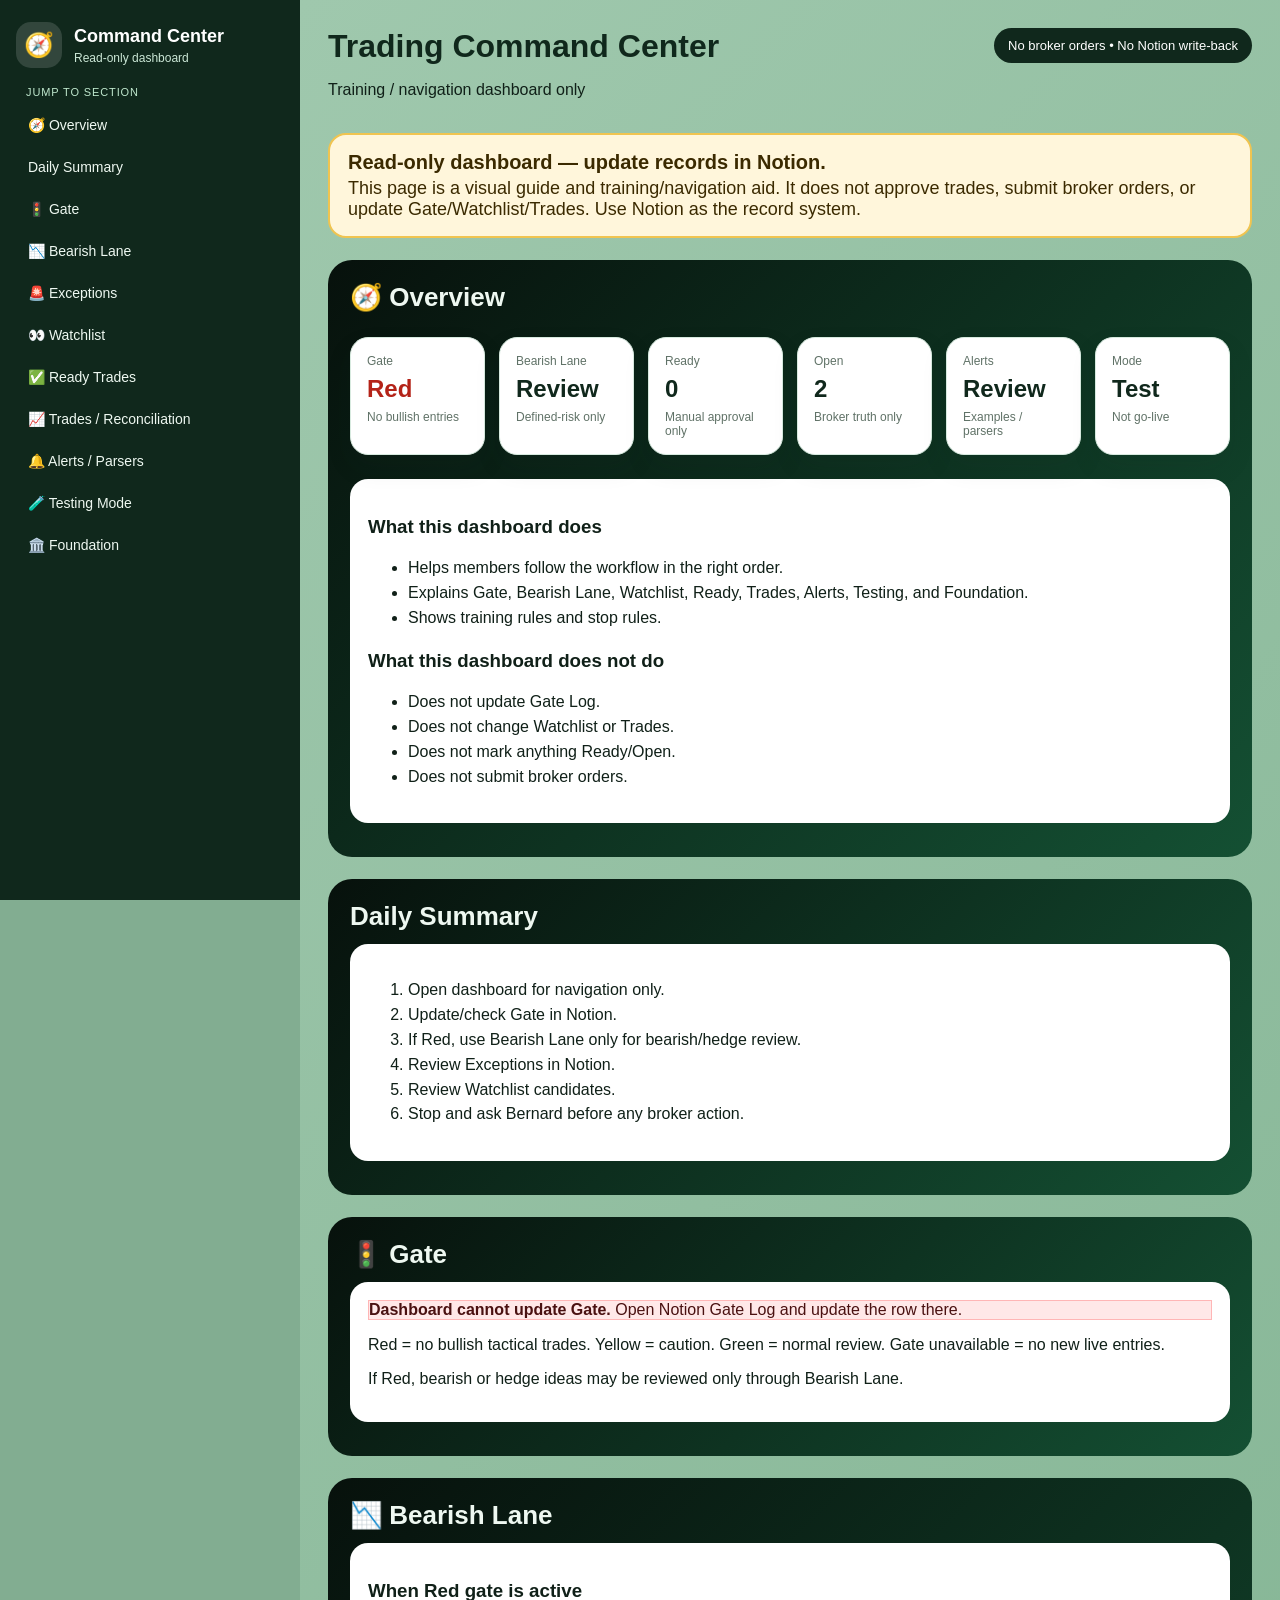
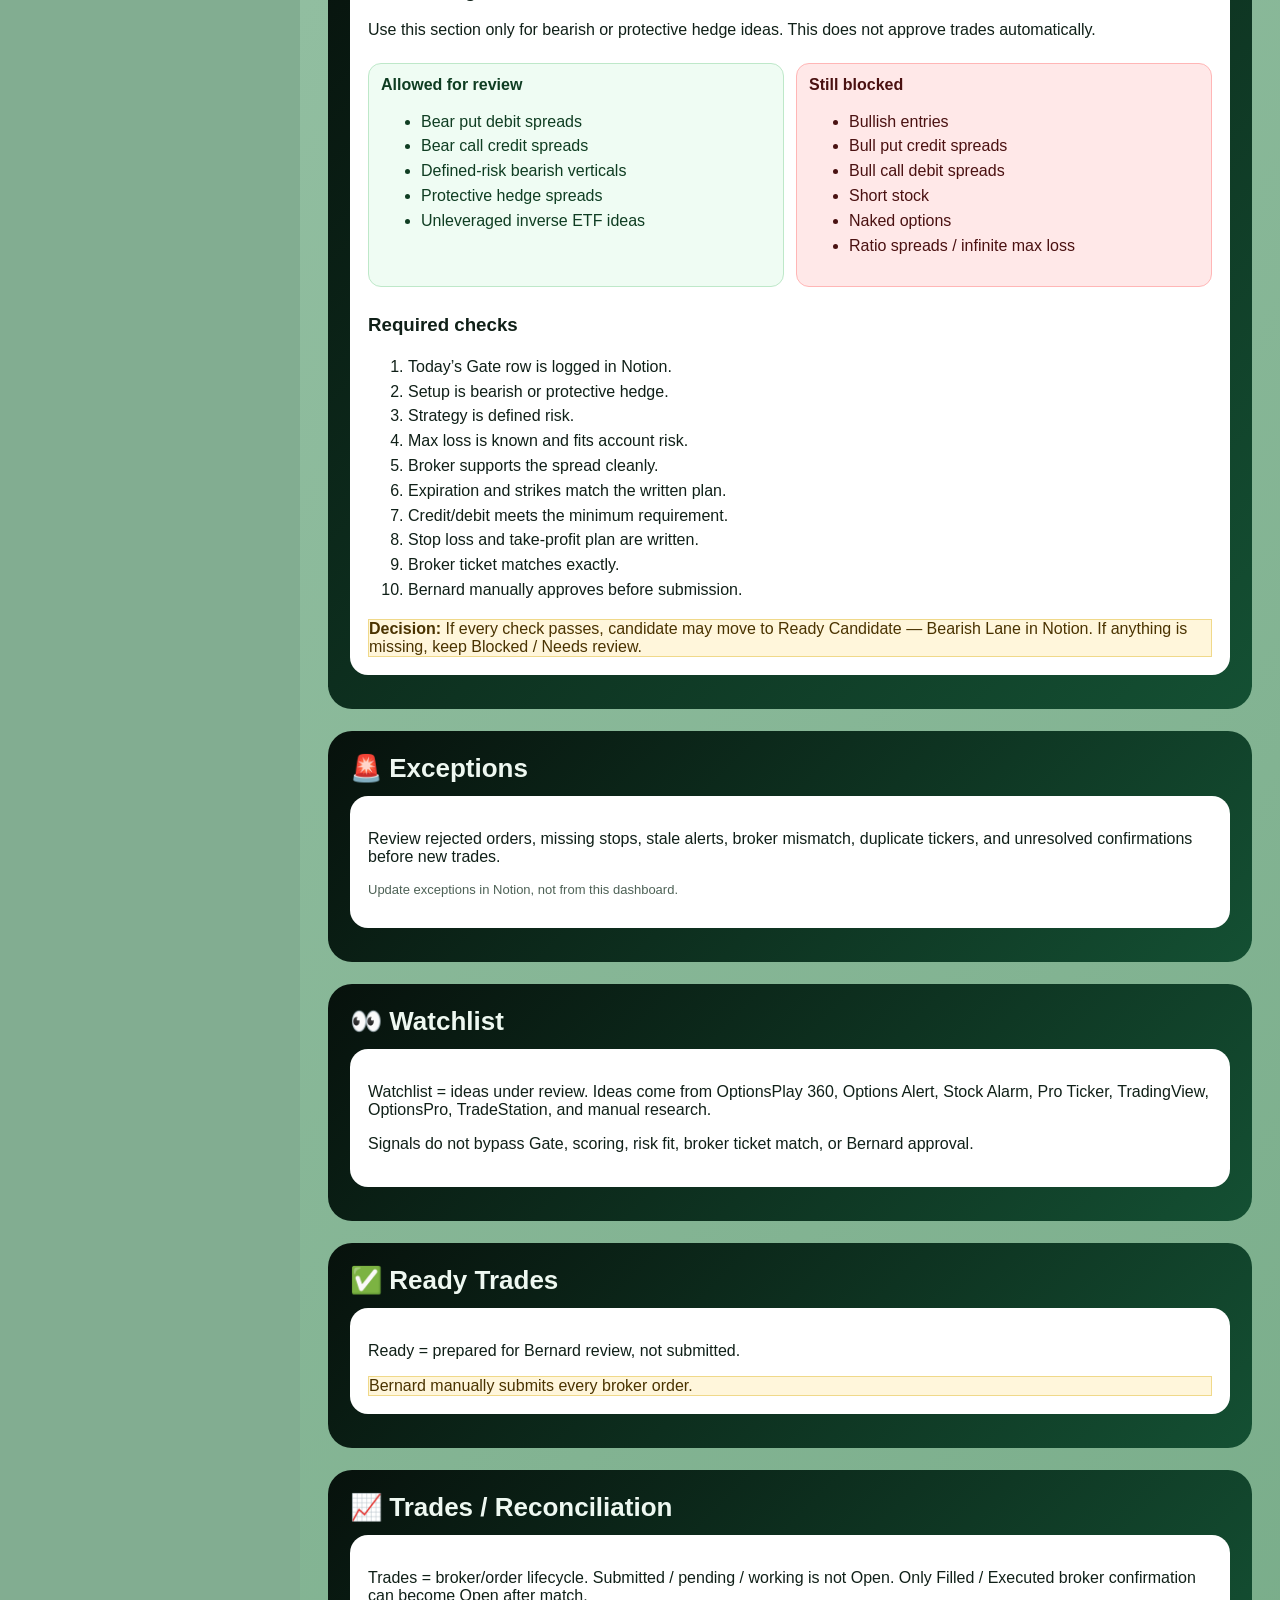
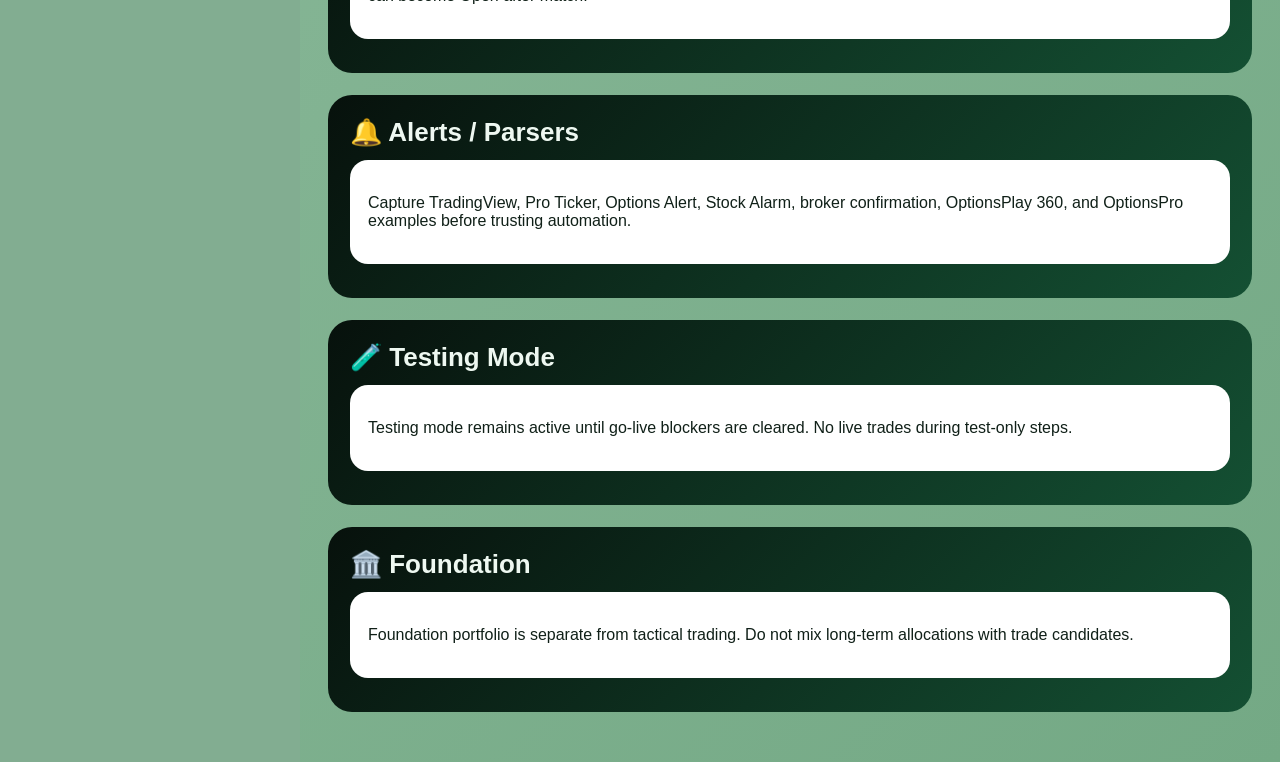
<file: index.html>
<!DOCTYPE html><html lang="en"><head><meta charset="UTF-8"><meta name="viewport" content="width=device-width,initial-scale=1"><title>Trading Command Center</title><style>:root{--dark:#10281c;--green:#1f5a3a;--bg:#82ad91;--border:#d7eadf;--red:#b42318;--yellow:#9a6a00;--blue:#174ea6}*{box-sizing:border-box}html{scroll-behavior:smooth}body{margin:0;font-family:Arial,sans-serif;background:#82ad91;color:#102018}.app{display:grid;grid-template-columns:300px 1fr;min-height:100vh}aside{background:#10281c;color:white;padding:22px 16px;position:sticky;top:0;height:100vh;overflow:auto}.brand{display:flex;gap:12px;align-items:center;margin-bottom:18px}.logo{width:46px;height:46px;border-radius:15px;background:rgba(255,255,255,.14);display:grid;place-items:center;font-size:24px}.brand h1{font-size:18px;margin:0}.brand p{margin:4px 0 0;color:#cbe7d6;font-size:12px}.group{font-size:11px;color:#bfe7cd;text-transform:uppercase;letter-spacing:.08em;margin:18px 10px 8px}.nav{display:block;text-decoration:none;width:100%;border:0;border-radius:12px;background:transparent;color:#eef8f1;text-align:left;padding:11px 12px;margin:4px 0;cursor:pointer;font-size:14px}.nav:hover,.nav:focus{background:rgba(255,255,255,.20);outline:2px solid rgba(255,255,255,.25)}main{padding:28px;background:linear-gradient(135deg,#9fc8ad,#74a985);min-height:100vh}.top{display:flex;justify-content:space-between;gap:16px;align-items:flex-start}.top h2{font-size:32px;color:#10281c;margin:0}.pill{background:#10281c;color:white;border-radius:999px;padding:10px 14px;font-size:13px}.banner{background:#fff6db;border:2px solid #f0c450;color:#3b2a00;border-radius:18px;padding:16px 18px;margin:18px 0;font-size:18px}.banner strong{display:block;font-size:20px;margin-bottom:4px}.cards{display:grid;grid-template-columns:repeat(6,1fr);gap:14px;margin:24px 0}.card,.item,.step{background:white;border:1px solid var(--border);border-radius:18px;padding:16px;box-shadow:0 12px 26px rgba(18,53,36,.1)}.label{font-size:12px;color:#607267}.value{font-size:24px;font-weight:800;color:#10281c;margin:7px 0}.red{color:var(--red)}.hint{font-size:12px;color:#607267}.section{background:linear-gradient(135deg,#07110c,#145033);padding:22px;border-radius:24px;color:#eef8f1;margin:22px 0;scroll-margin-top:20px}.section h2{margin:0 0 12px;font-size:26px}.box{background:#fff;color:#102018;border-radius:18px;padding:18px;margin:12px 0}.grid{display:grid;grid-template-columns:1fr 1fr;gap:12px}.rule{border-radius:13px;padding:12px;margin:8px 0}.warn{background:#fff6db;border:1px solid #f0d98a;color:#4a3300}.danger{background:#ffe8e8;border:1px solid #ffb6b6;color:#4a1111}.ok{background:#effcf3;border:1px solid #bee8c9;color:#0f3d22}.linkbtn{display:inline-block;background:#1f5a3a;color:white;text-decoration:none;border:0;border-radius:999px;padding:10px 14px;font-weight:700;margin:8px 8px 0 0}.ghost{background:#eef8f1;color:#10281c}.small{font-size:13px;color:#4e6256}ul,ol{line-height:1.55}@media(max-width:1000px){.app{grid-template-columns:1fr}aside{height:auto;position:relative}.cards,.grid{grid-template-columns:repeat(2,1fr)}}@media(max-width:560px){.cards,.grid{grid-template-columns:1fr}main{padding:16px}}</style></head><body><div class="app"><aside><div class="brand"><div class="logo">🧭</div><div><h1>Command Center</h1><p>Read-only dashboard</p></div></div><div class="group">Jump to section</div><a class="nav" href="#overview">🧭 Overview</a><a class="nav" href="#daily">Daily Summary</a><a class="nav" href="#gate">🚦 Gate</a><a class="nav" href="#bearish">📉 Bearish Lane</a><a class="nav" href="#exceptions">🚨 Exceptions</a><a class="nav" href="#watchlist">👀 Watchlist</a><a class="nav" href="#ready">✅ Ready Trades</a><a class="nav" href="#trades">📈 Trades / Reconciliation</a><a class="nav" href="#alerts">🔔 Alerts / Parsers</a><a class="nav" href="#testing">🧪 Testing Mode</a><a class="nav" href="#foundation">🏛️ Foundation</a></aside><main><div class="top"><div><h2>Trading Command Center</h2><p>Training / navigation dashboard only</p></div><div class="pill">No broker orders • No Notion write-back</div></div><div class="banner"><strong>Read-only dashboard — update records in Notion.</strong>This page is a visual guide and training/navigation aid. It does not approve trades, submit broker orders, or update Gate/Watchlist/Trades. Use Notion as the record system.</div><section id="overview" class="section"><h2>🧭 Overview</h2><div class="cards"><div class="card"><div class="label">Gate</div><div class="value red">Red</div><div class="hint">No bullish entries</div></div><div class="card"><div class="label">Bearish Lane</div><div class="value">Review</div><div class="hint">Defined-risk only</div></div><div class="card"><div class="label">Ready</div><div class="value">0</div><div class="hint">Manual approval only</div></div><div class="card"><div class="label">Open</div><div class="value">2</div><div class="hint">Broker truth only</div></div><div class="card"><div class="label">Alerts</div><div class="value">Review</div><div class="hint">Examples / parsers</div></div><div class="card"><div class="label">Mode</div><div class="value">Test</div><div class="hint">Not go-live</div></div></div><div class="box"><h3>What this dashboard does</h3><ul><li>Helps members follow the workflow in the right order.</li><li>Explains Gate, Bearish Lane, Watchlist, Ready, Trades, Alerts, Testing, and Foundation.</li><li>Shows training rules and stop rules.</li></ul><h3>What this dashboard does not do</h3><ul><li>Does not update Gate Log.</li><li>Does not change Watchlist or Trades.</li><li>Does not mark anything Ready/Open.</li><li>Does not submit broker orders.</li></ul></div></section><section id="daily" class="section"><h2>Daily Summary</h2><div class="box"><ol><li>Open dashboard for navigation only.</li><li>Update/check Gate in Notion.</li><li>If Red, use Bearish Lane only for bearish/hedge review.</li><li>Review Exceptions in Notion.</li><li>Review Watchlist candidates.</li><li>Stop and ask Bernard before any broker action.</li></ol></div></section><section id="gate" class="section"><h2>🚦 Gate</h2><div class="box"><div class="danger"><strong>Dashboard cannot update Gate.</strong> Open Notion Gate Log and update the row there.</div><p>Red = no bullish tactical trades. Yellow = caution. Green = normal review. Gate unavailable = no new live entries.</p><p>If Red, bearish or hedge ideas may be reviewed only through Bearish Lane.</p></div></section><section id="bearish" class="section"><h2>📉 Bearish Lane</h2><div class="box"><h3>When Red gate is active</h3><p>Use this section only for bearish or protective hedge ideas. This does not approve trades automatically.</p><div class="grid"><div class="rule ok"><strong>Allowed for review</strong><ul><li>Bear put debit spreads</li><li>Bear call credit spreads</li><li>Defined-risk bearish verticals</li><li>Protective hedge spreads</li><li>Unleveraged inverse ETF ideas</li></ul></div><div class="rule danger"><strong>Still blocked</strong><ul><li>Bullish entries</li><li>Bull put credit spreads</li><li>Bull call debit spreads</li><li>Short stock</li><li>Naked options</li><li>Ratio spreads / infinite max loss</li></ul></div></div><h3>Required checks</h3><ol><li>Today’s Gate row is logged in Notion.</li><li>Setup is bearish or protective hedge.</li><li>Strategy is defined risk.</li><li>Max loss is known and fits account risk.</li><li>Broker supports the spread cleanly.</li><li>Expiration and strikes match the written plan.</li><li>Credit/debit meets the minimum requirement.</li><li>Stop loss and take-profit plan are written.</li><li>Broker ticket matches exactly.</li><li>Bernard manually approves before submission.</li></ol><div class="warn"><strong>Decision:</strong> If every check passes, candidate may move to Ready Candidate — Bearish Lane in Notion. If anything is missing, keep Blocked / Needs review.</div></div></section><section id="exceptions" class="section"><h2>🚨 Exceptions</h2><div class="box"><p>Review rejected orders, missing stops, stale alerts, broker mismatch, duplicate tickers, and unresolved confirmations before new trades.</p><p class="small">Update exceptions in Notion, not from this dashboard.</p></div></section><section id="watchlist" class="section"><h2>👀 Watchlist</h2><div class="box"><p>Watchlist = ideas under review. Ideas come from OptionsPlay 360, Options Alert, Stock Alarm, Pro Ticker, TradingView, OptionsPro, TradeStation, and manual research.</p><p>Signals do not bypass Gate, scoring, risk fit, broker ticket match, or Bernard approval.</p></div></section><section id="ready" class="section"><h2>✅ Ready Trades</h2><div class="box"><p>Ready = prepared for Bernard review, not submitted.</p><div class="warn">Bernard manually submits every broker order.</div></div></section><section id="trades" class="section"><h2>📈 Trades / Reconciliation</h2><div class="box"><p>Trades = broker/order lifecycle. Submitted / pending / working is not Open. Only Filled / Executed broker confirmation can become Open after match.</p></div></section><section id="alerts" class="section"><h2>🔔 Alerts / Parsers</h2><div class="box"><p>Capture TradingView, Pro Ticker, Options Alert, Stock Alarm, broker confirmation, OptionsPlay 360, and OptionsPro examples before trusting automation.</p></div></section><section id="testing" class="section"><h2>🧪 Testing Mode</h2><div class="box"><p>Testing mode remains active until go-live blockers are cleared. No live trades during test-only steps.</p></div></section><section id="foundation" class="section"><h2>🏛️ Foundation</h2><div class="box"><p>Foundation portfolio is separate from tactical trading. Do not mix long-term allocations with trade candidates.</p></div></section></main></div></body></html>
</file>
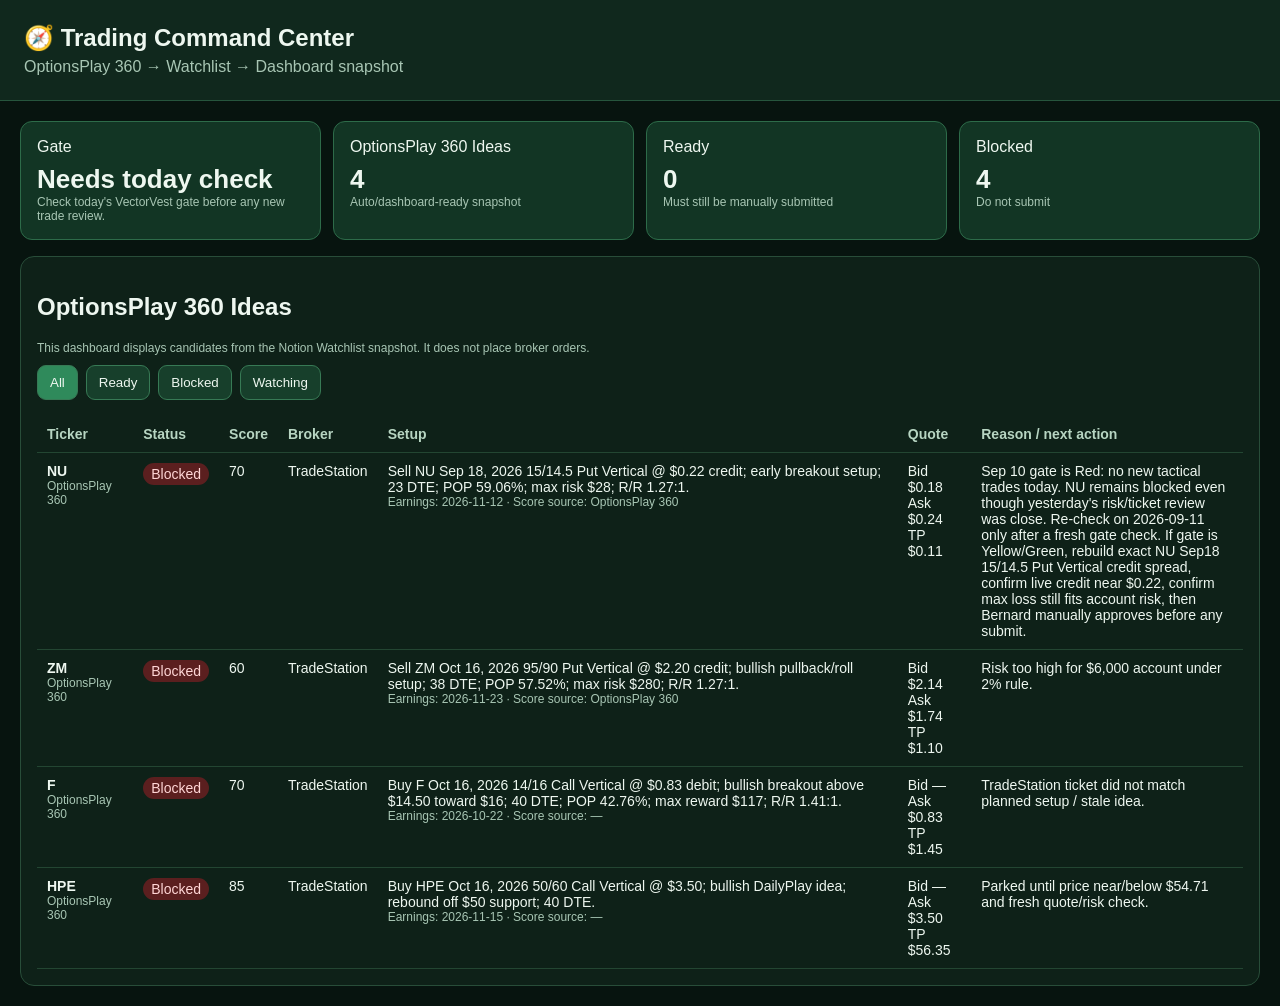
<file: optionsplay-dashboard.html>
<!doctype html>
<html lang="en">
<head>
<meta charset="utf-8" />
<meta name="viewport" content="width=device-width,initial-scale=1" />
<title>Trading Command Center — OptionsPlay Pipeline</title>
<style>
body{margin:0;font-family:Arial,Helvetica,sans-serif;background:#07140f;color:#eef7f0}header{padding:24px;background:#10281d;border-bottom:1px solid #26553d}h1{margin:0;font-size:24px}.sub{color:#a8c6b4;margin-top:6px}.wrap{padding:20px;display:grid;gap:16px}.cards{display:grid;grid-template-columns:repeat(auto-fit,minmax(210px,1fr));gap:12px}.card{background:#123524;border:1px solid #2d6b49;border-radius:12px;padding:16px}.card b{display:block;font-size:26px;margin-top:8px}.panel{background:#0e2118;border:1px solid #284d39;border-radius:14px;padding:16px}.toolbar{display:flex;gap:8px;flex-wrap:wrap;margin:10px 0 16px}button{background:#173f2b;color:#eef7f0;border:1px solid #377a55;padding:9px 12px;border-radius:9px;cursor:pointer}button.active{background:#2f8a5b}table{width:100%;border-collapse:collapse;font-size:14px}th,td{padding:10px;border-bottom:1px solid #234632;text-align:left;vertical-align:top}th{color:#b7d5c2}.status{border-radius:999px;padding:3px 8px;display:inline-block}.Blocked{background:#5b1f1f;color:#ffd6d6}.Ready{background:#174d93;color:#d8ecff}.Watching{background:#64510d;color:#fff3bd}.small{font-size:12px;color:#a8c6b4}.reason{max-width:420px}.danger{color:#ffb4b4}.ok{color:#8ff0ad}a{color:#8dc7ff}</style>
</head>
<body>
<header><h1>🧭 Trading Command Center</h1><div class="sub">OptionsPlay 360 → Watchlist → Dashboard snapshot</div></header>
<div class="wrap">
 <div class="cards">
  <div class="card">Gate<b id="gateStatus">Loading</b><div id="gateMsg" class="small"></div></div>
  <div class="card">OptionsPlay 360 Ideas<b id="opCount">0</b><div class="small">Auto/dashboard-ready snapshot</div></div>
  <div class="card">Ready<b id="readyCount">0</b><div class="small">Must still be manually submitted</div></div>
  <div class="card">Blocked<b id="blockedCount">0</b><div class="small">Do not submit</div></div>
 </div>
 <section class="panel">
  <h2>OptionsPlay 360 Ideas</h2>
  <div class="small">This dashboard displays candidates from the Notion Watchlist snapshot. It does not place broker orders.</div>
  <div class="toolbar"><button class="active" onclick="setFilter('all',this)">All</button><button onclick="setFilter('Ready',this)">Ready</button><button onclick="setFilter('Blocked',this)">Blocked</button><button onclick="setFilter('Watching',this)">Watching</button></div>
  <table><thead><tr><th>Ticker</th><th>Status</th><th>Score</th><th>Broker</th><th>Setup</th><th>Quote</th><th>Reason / next action</th></tr></thead><tbody id="rows"></tbody></table>
 </section>
</div>
<script>
let DATA={optionsPlay360Ideas:[],gate:{status:'Needs data',message:''}},filter='all';
async function load(){try{const r=await fetch('dashboard-data.json?ts='+Date.now());DATA=await r.json()}catch(e){console.warn(e)};render()}
function money(v){return v===undefined||v===null?'—':'$'+Number(v).toFixed(2)}
function render(){const ideas=DATA.optionsPlay360Ideas||[];document.getElementById('gateStatus').textContent=DATA.gate?.status||'Needs check';document.getElementById('gateMsg').textContent=DATA.gate?.message||'';document.getElementById('opCount').textContent=ideas.length;document.getElementById('readyCount').textContent=ideas.filter(x=>x.status==='Ready').length;document.getElementById('blockedCount').textContent=ideas.filter(x=>x.status==='Blocked').length;const shown=ideas.filter(x=>filter==='all'||x.status===filter);document.getElementById('rows').innerHTML=shown.map(x=>`<tr><td><b>${x.ticker||''}</b><div class="small">${x.source||'OptionsPlay 360'}</div></td><td><span class="status ${x.status}">${x.status}</span></td><td>${x.score??'—'}</td><td>${x.broker||'—'}</td><td>${x.setup||''}<div class="small">Earnings: ${x.earningsDate||'—'} · Score source: ${x.scoreSource||'—'}</div></td><td>Bid ${money(x.bid)}<br>Ask ${money(x.ask)}<br>TP ${money(x.takeProfit)}</td><td class="reason">${x.blockedReason||'Manual review required before broker submit.'}</td></tr>`).join('')||'<tr><td colspan="7">No rows.</td></tr>'}
function setFilter(f,btn){filter=f;document.querySelectorAll('button').forEach(b=>b.classList.remove('active'));btn.classList.add('active');render()}
load();
</script>
</body></html>
</file>
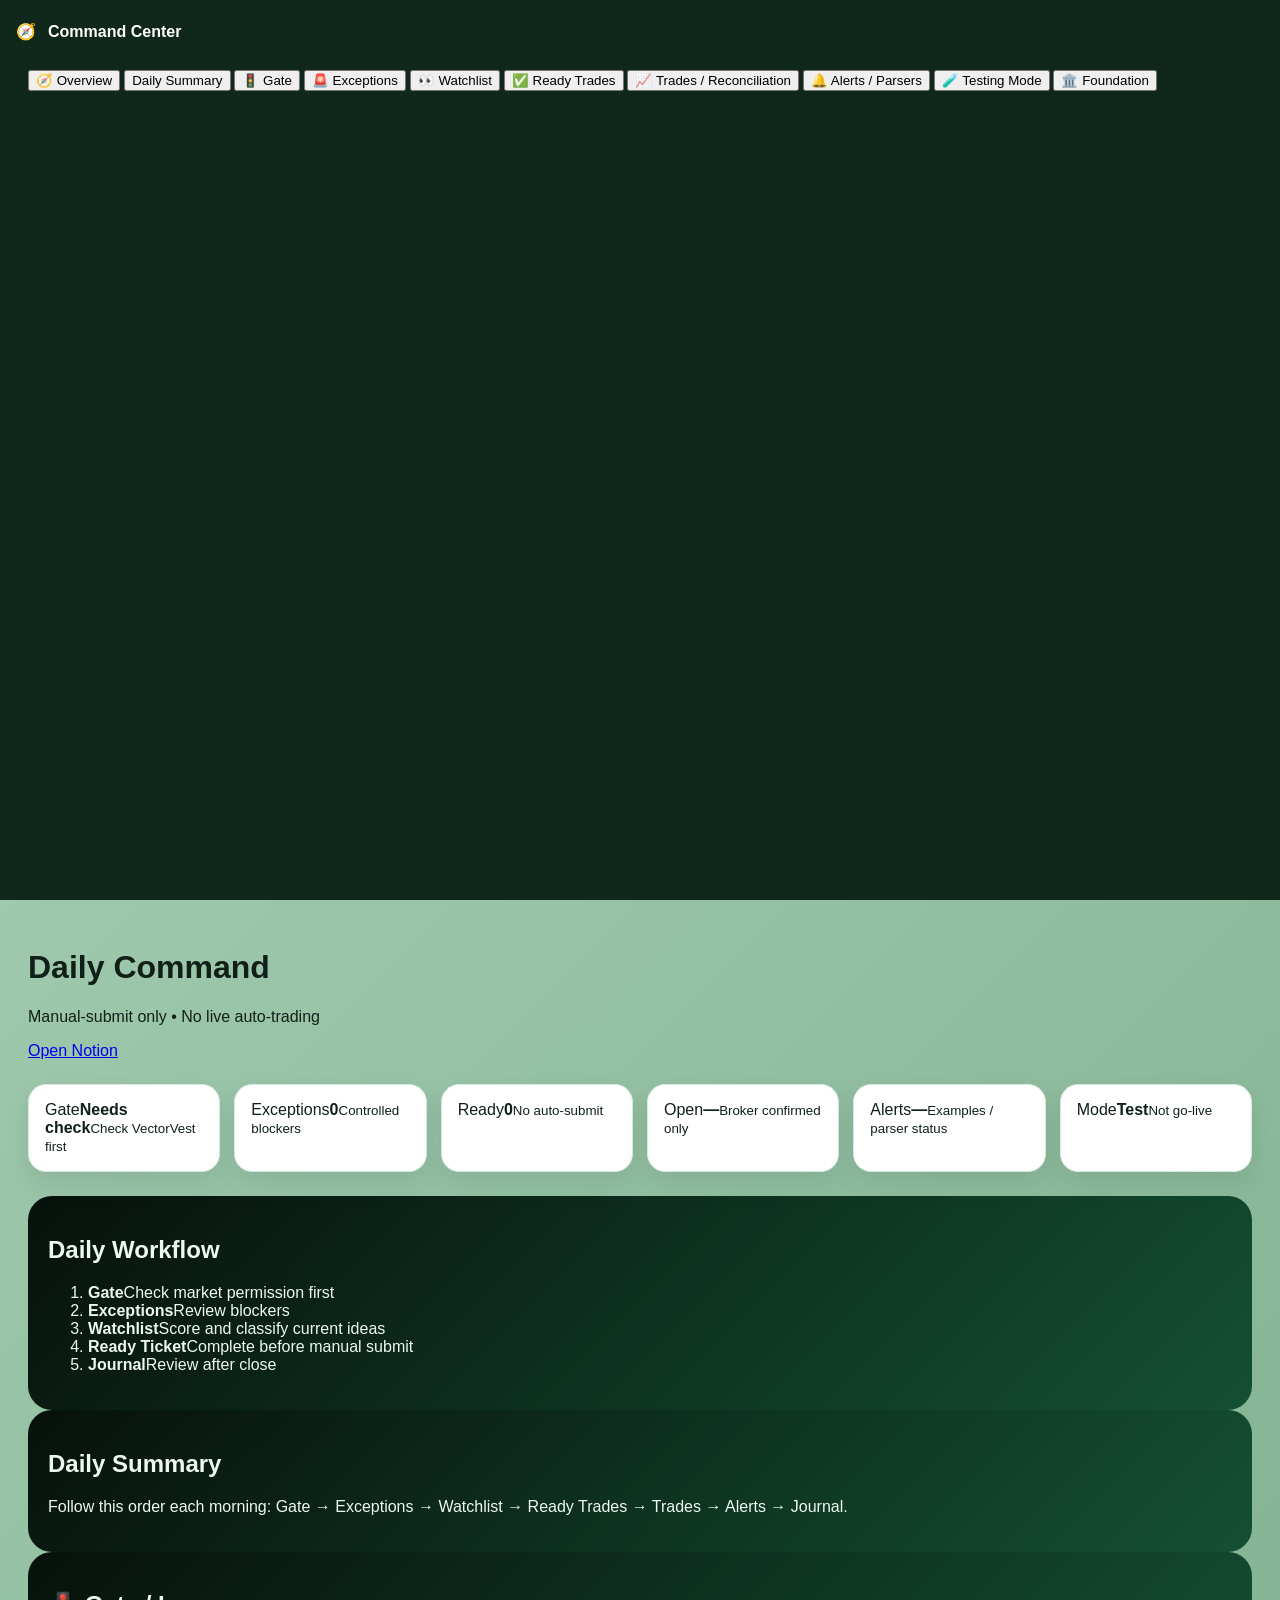
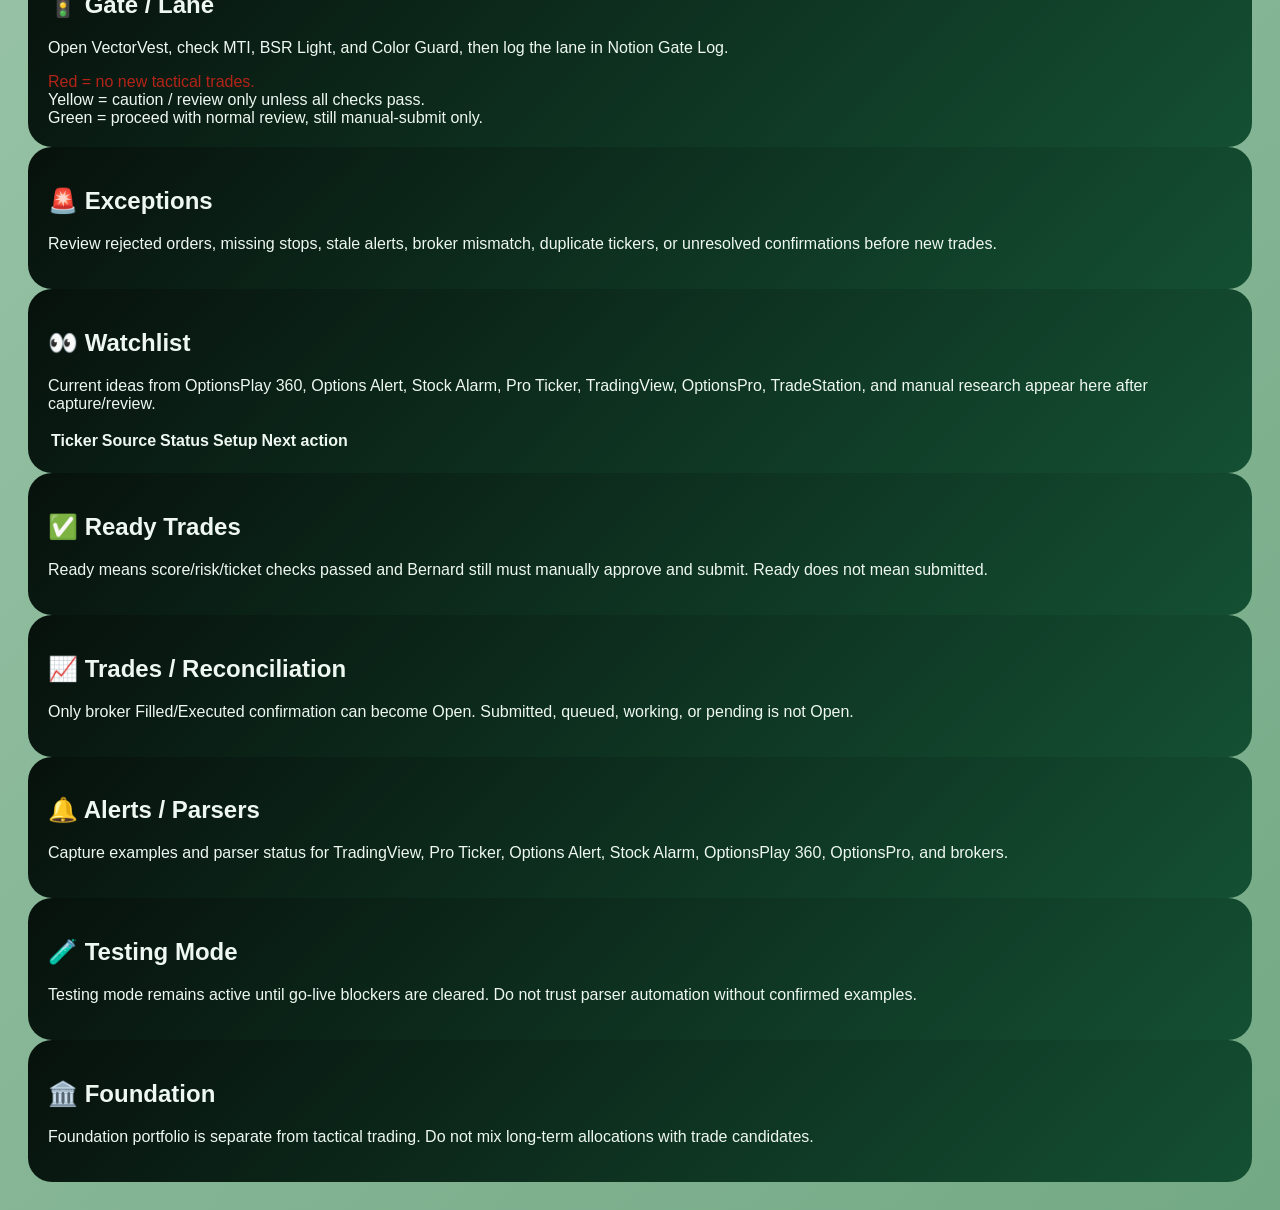
<file: RESTORE-index.html>
<!doctype html>
<html lang="en">
<head>
<meta charset="utf-8" />
<meta name="viewport" content="width=device-width,initial-scale=1" />
<title>Command Center</title>
<link rel="stylesheet" href="dashboard.css" />
</head>
<body>
<div class="app-shell">
  <aside class="sidebar">
    <div class="brand">🧭<br><strong>Command Center</strong></div>
    <nav class="nav">
      <button class="nav-item active" data-section="overview">🧭 Overview</button>
      <button class="nav-item" data-section="daily-summary">Daily Summary</button>
      <button class="nav-item" data-section="gate">🚦 Gate</button>
      <button class="nav-item" data-section="exceptions">🚨 Exceptions</button>
      <button class="nav-item" data-section="watchlist">👀 Watchlist</button>
      <button class="nav-item" data-section="ready">✅ Ready Trades</button>
      <button class="nav-item" data-section="trades">📈 Trades / Reconciliation</button>
      <button class="nav-item" data-section="alerts">🔔 Alerts / Parsers</button>
      <button class="nav-item" data-section="testing">🧪 Testing Mode</button>
      <button class="nav-item" data-section="foundation">🏛️ Foundation</button>
    </nav>
  </aside>

  <main class="main">
    <header class="topbar">
      <div>
        <h1>Daily Command</h1>
        <p>Manual-submit only • No live auto-trading</p>
      </div>
      <a class="safe-link" href="https://www.notion.so/" target="_blank" rel="noopener">Open Notion</a>
    </header>

    <section id="overview" class="section active">
      <div class="cards">
        <div class="card"><span>Gate</span><strong id="gate-card">Needs check</strong><small>Check VectorVest first</small></div>
        <div class="card"><span>Exceptions</span><strong id="exceptions-card">—</strong><small>Controlled blockers</small></div>
        <div class="card"><span>Ready</span><strong id="ready-card">0</strong><small>No auto-submit</small></div>
        <div class="card"><span>Open</span><strong id="open-card">—</strong><small>Broker confirmed only</small></div>
        <div class="card"><span>Alerts</span><strong id="alerts-card">—</strong><small>Examples / parser status</small></div>
        <div class="card"><span>Mode</span><strong>Test</strong><small>Not go-live</small></div>
      </div>
      <div class="panel">
        <h2>Daily Workflow</h2>
        <ol class="workflow-list">
          <li><b>Gate</b><span>Check market permission first</span></li>
          <li><b>Exceptions</b><span>Review blockers</span></li>
          <li><b>Watchlist</b><span>Score and classify current ideas</span></li>
          <li><b>Ready Ticket</b><span>Complete before manual submit</span></li>
          <li><b>Journal</b><span>Review after close</span></li>
        </ol>
      </div>
    </section>

    <section id="daily-summary" class="section"><div class="panel"><h2>Daily Summary</h2><p>Follow this order each morning: Gate → Exceptions → Watchlist → Ready Trades → Trades → Alerts → Journal.</p></div></section>
    <section id="gate" class="section"><div class="panel"><h2>🚦 Gate / Lane</h2><p>Open VectorVest, check MTI, BSR Light, and Color Guard, then log the lane in Notion Gate Log.</p><div class="rule red">Red = no new tactical trades.</div><div class="rule yellow">Yellow = caution / review only unless all checks pass.</div><div class="rule green">Green = proceed with normal review, still manual-submit only.</div></div></section>
    <section id="exceptions" class="section"><div class="panel"><h2>🚨 Exceptions</h2><p>Review rejected orders, missing stops, stale alerts, broker mismatch, duplicate tickers, or unresolved confirmations before new trades.</p></div></section>
    <section id="watchlist" class="section"><div class="panel"><h2>👀 Watchlist</h2><p>Current ideas from OptionsPlay 360, Options Alert, Stock Alarm, Pro Ticker, TradingView, OptionsPro, TradeStation, and manual research appear here after capture/review.</p><div id="idea-table"></div></div></section>
    <section id="ready" class="section"><div class="panel"><h2>✅ Ready Trades</h2><p>Ready means score/risk/ticket checks passed and Bernard still must manually approve and submit. Ready does not mean submitted.</p></div></section>
    <section id="trades" class="section"><div class="panel"><h2>📈 Trades / Reconciliation</h2><p>Only broker Filled/Executed confirmation can become Open. Submitted, queued, working, or pending is not Open.</p></div></section>
    <section id="alerts" class="section"><div class="panel"><h2>🔔 Alerts / Parsers</h2><p>Capture examples and parser status for TradingView, Pro Ticker, Options Alert, Stock Alarm, OptionsPlay 360, OptionsPro, and brokers.</p></div></section>
    <section id="testing" class="section"><div class="panel"><h2>🧪 Testing Mode</h2><p>Testing mode remains active until go-live blockers are cleared. Do not trust parser automation without confirmed examples.</p></div></section>
    <section id="foundation" class="section"><div class="panel"><h2>🏛️ Foundation</h2><p>Foundation portfolio is separate from tactical trading. Do not mix long-term allocations with trade candidates.</p></div></section>
  </main>
</div>
<script src="dashboard.js"></script>
<script>
async function loadIdeas(){try{const r=await fetch('dashboard-data.json?ts='+Date.now());const d=await r.json();const ideas=d.allRecentCandidates||d.optionsPlay360Ideas||[];document.getElementById('ready-card').textContent=ideas.filter(x=>x.status==='Ready').length;document.getElementById('exceptions-card').textContent=ideas.filter(x=>x.status==='Blocked').length;document.getElementById('idea-table').innerHTML='<table><thead><tr><th>Ticker</th><th>Source</th><th>Status</th><th>Setup</th><th>Next action</th></tr></thead><tbody>'+ideas.map(x=>`<tr><td>${x.ticker||''}</td><td>${x.source||''}</td><td>${x.status||''}</td><td>${x.setup||''}</td><td>${x.nextAction||x.blockedReason||''}</td></tr>`).join('')+'</tbody></table>'}catch(e){}}
loadIdeas();
</script>
</body>
</html>
</file>
<file: dashboard.css>
:root{--dark:#10281c;--mid:#1f5a3a;--bg:#82ad91;--card:#f7fff9;--border:#d7eadf;--red:#b42318}*{box-sizing:border-box}body{margin:0;font-family:Arial,sans-serif;background:#82ad91;color:#102018}.app{display:grid;grid-template-columns:300px 1fr;min-height:100vh}aside{background:#10281c;color:white;padding:22px 16px;position:sticky;top:0;height:100vh;overflow:auto}.brand{display:flex;gap:12px;align-items:center;margin-bottom:18px}.logo{width:46px;height:46px;border-radius:15px;background:rgba(255,255,255,.14);display:grid;place-items:center;font-size:24px}.brand h1{font-size:18px;margin:0}.brand p{margin:4px 0 0;color:#cbe7d6;font-size:12px}.group{font-size:11px;color:#bfe7cd;text-transform:uppercase;letter-spacing:.08em;margin:18px 10px 8px}.nav{width:100%;border:0;border-radius:12px;background:transparent;color:#eef8f1;text-align:left;padding:11px 12px;margin:4px 0;cursor:pointer;font-size:14px}.nav:hover,.nav.active{background:rgba(255,255,255,.16)}main{padding:28px;background:linear-gradient(135deg,#9fc8ad,#74a985);min-height:100vh}.top{display:flex;justify-content:space-between;gap:16px}.top h2{font-size:32px;color:#10281c;margin:0}.pill{background:#10281c;color:white;border-radius:999px;padding:10px 14px;font-size:13px}.cards{display:grid;grid-template-columns:repeat(6,1fr);gap:14px;margin:24px 0}.card,.item,.step{background:white;border:1px solid var(--border);border-radius:18px;padding:16px;box-shadow:0 12px 26px rgba(18,53,36,.1)}.label{font-size:12px;color:#607267}.value{font-size:24px;font-weight:800;color:#10281c;margin:7px 0}.red{color:var(--red)}.hint{font-size:12px;color:#607267}.work{display:grid;grid-template-columns:1.2fr .8fr;gap:18px}.panel{background:linear-gradient(135deg,#07110c,#145033);padding:20px;border-radius:24px;color:#eef8f1}.ph{display:flex;justify-content:space-between;align-items:center;margin-bottom:14px}.ph h3{margin:0;color:#f3fff7;font-size:22px}.badge{background:#eef8f1;border-radius:999px;padding:7px 10px;color:#07110c;font-weight:700;font-size:12px}.item,.step{color:#102018;margin-bottom:12px}.meta{display:grid;grid-template-columns:1fr 1fr;gap:10px}.meta div{background:#f7fff9;border:1px solid var(--border);border-radius:12px;padding:10px}.meta strong,.step strong{display:block;color:#07110c}.btn{background:#1f5a3a;color:white;border:0;border-radius:999px;padding:9px 12px;font-weight:700;cursor:pointer}.warn{background:#fff6db;border:1px solid #f0d98a;border-radius:13px;padding:12px;margin-top:12px}.danger{background:#ffe8e8;border:1px solid #ffb6b6;border-radius:13px;padding:12px;color:#4a1111}@media(max-width:1000px){.app{grid-template-columns:1fr}aside{height:auto;position:relative}.cards{grid-template-columns:repeat(2,1fr)}.work{grid-template-columns:1fr}}@media(max-width:560px){.cards,.meta{grid-template-columns:1fr}main{padding:16px}}
</file>
